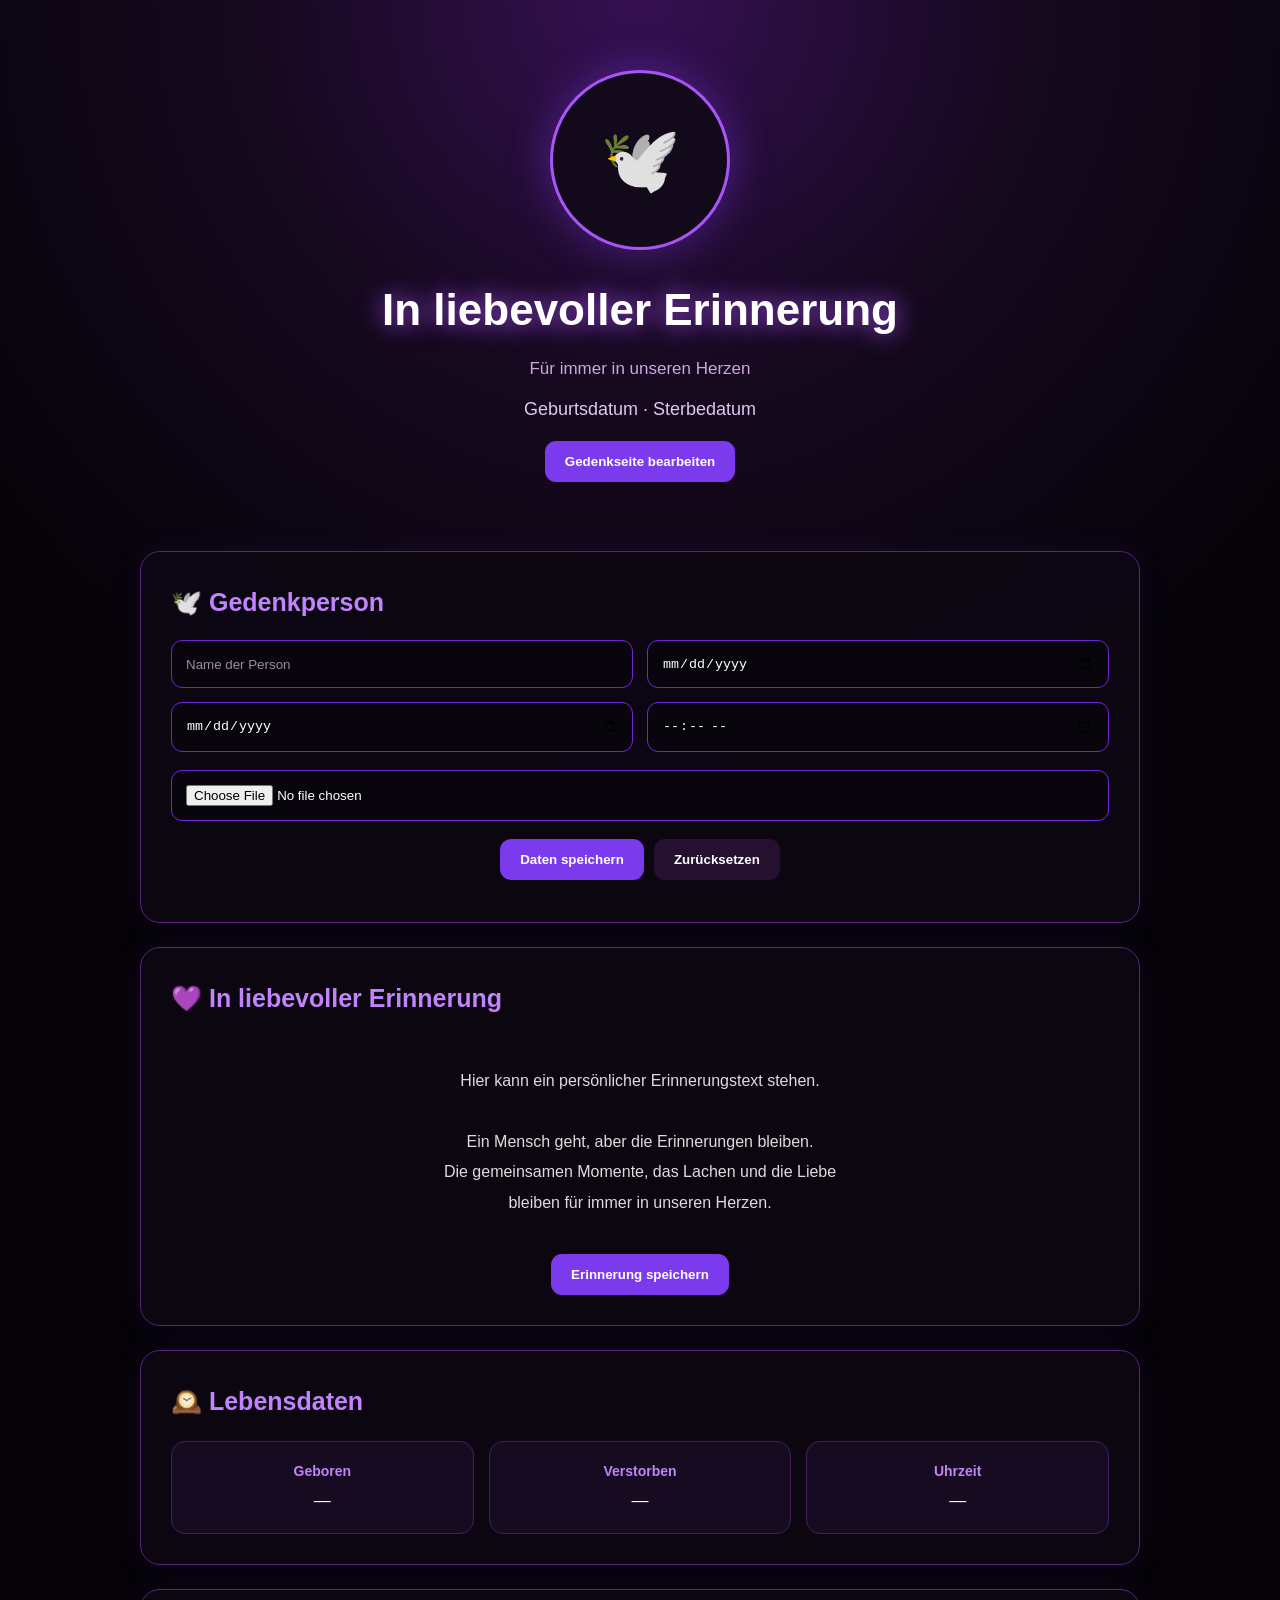
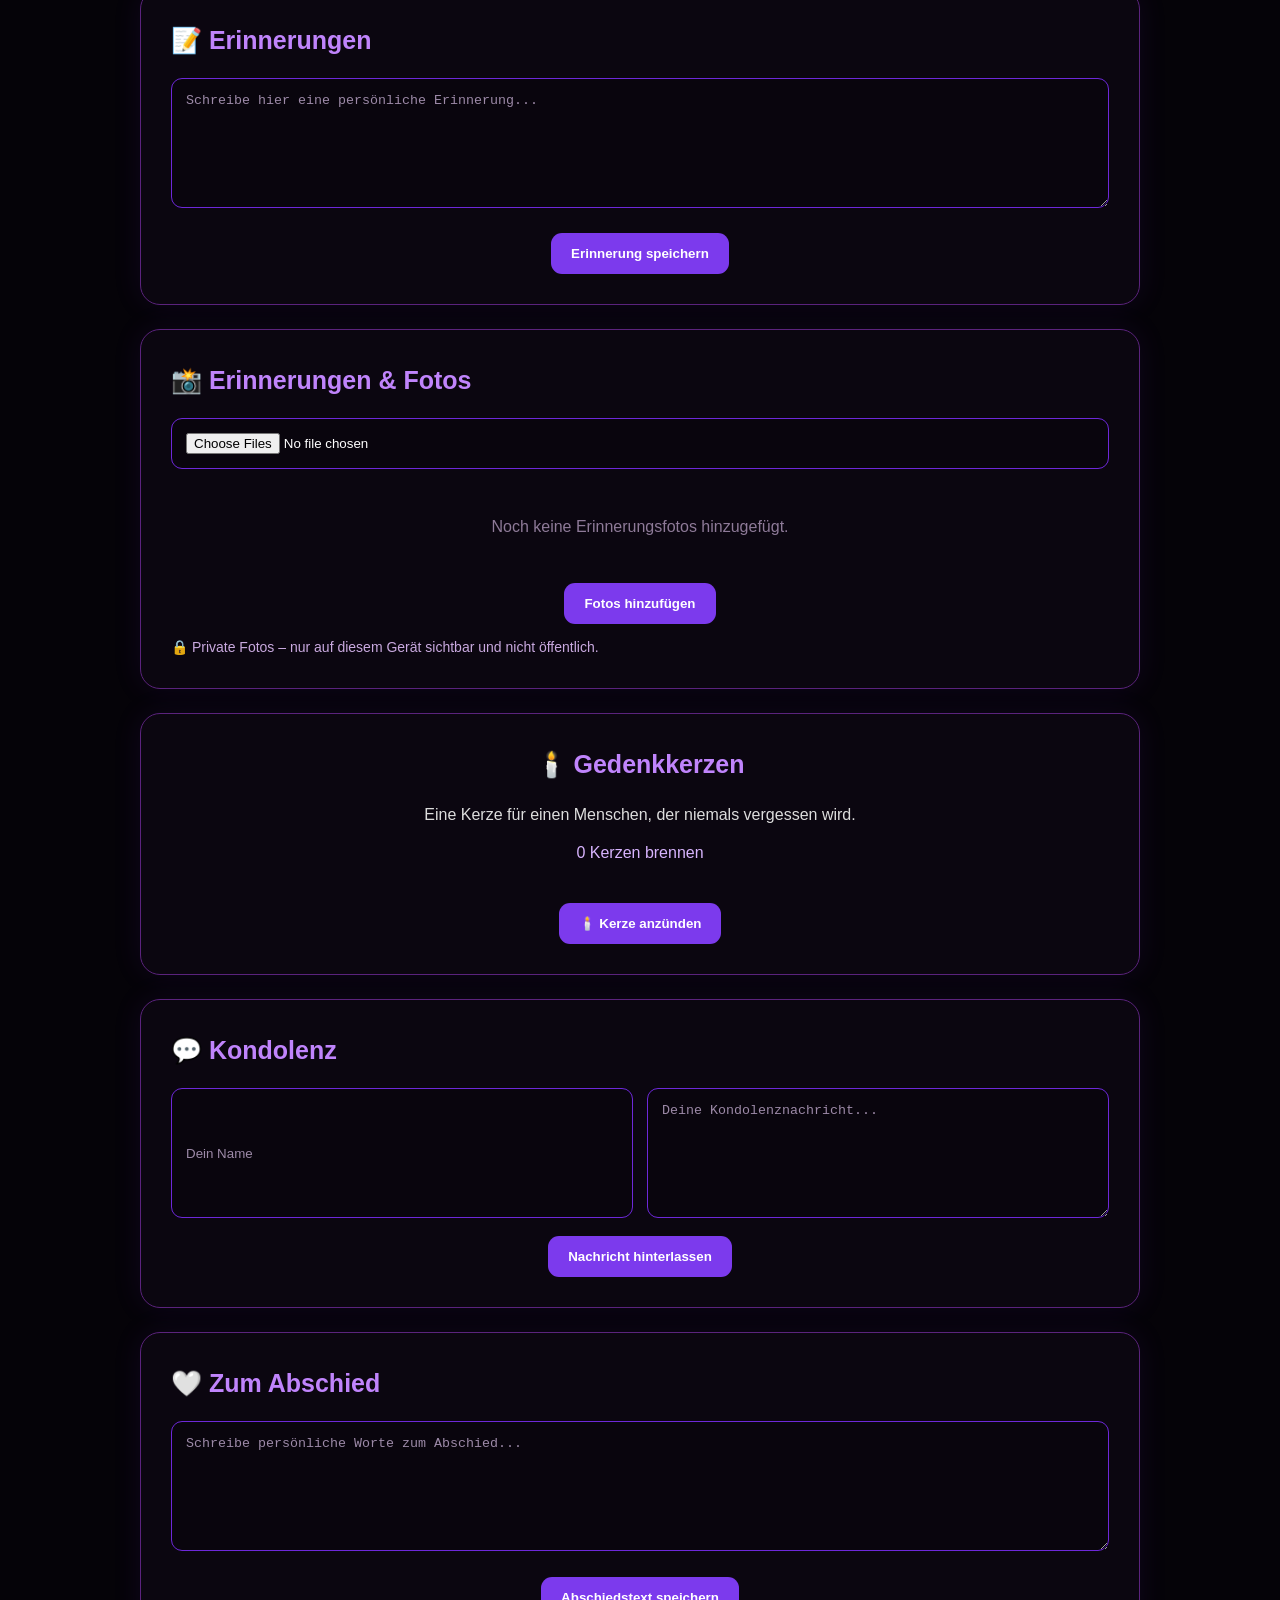
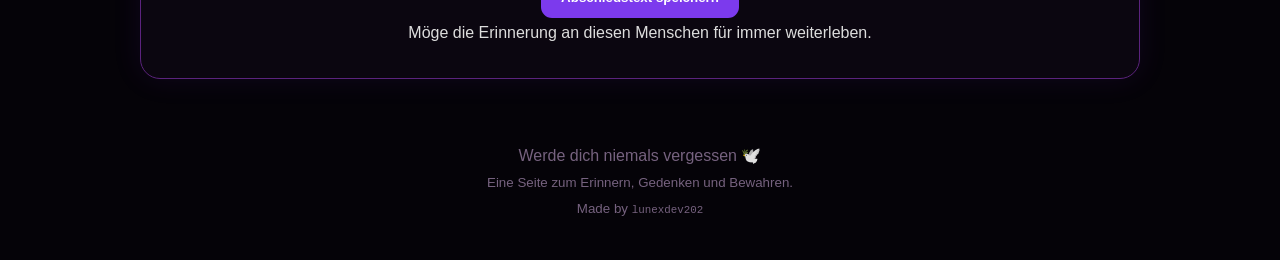
<file: index.html>
﻿<!DOCTYPE html>
<html lang="de">
<head>
<meta charset="UTF-8">
<meta name="viewport" content="width=device-width,initial-scale=1.0">
<title>Werde dich niemals vergessen 🕊️</title>
<link rel="icon" type="image/png" href="/werde-dich-niemals-vergessen/favicon.png">
<style>
*{box-sizing:border-box;margin:0;padding:0}
html{scroll-behavior:smooth}
body{
font-family:Arial,sans-serif;
background:#050308;
color:#fff;
min-height:100vh;
line-height:1.6
}
body:before{
content:"";
position:fixed;
inset:0;
background:
radial-gradient(circle at 50% 0%,#351052 0%,#16091f 35%,#050308 75%);
z-index:-1
}
.container{width:min(1000px,92%);margin:auto}
.hero{text-align:center;padding:70px 20px 45px}
.photo{
width:180px;height:180px;margin:auto;border-radius:50%;
border:3px solid #a855f7;
background:#12091a;
display:flex;align-items:center;justify-content:center;
overflow:hidden;
box-shadow:0 0 45px #8b3dff66
}
.photo img{width:100%;height:100%;object-fit:cover}
.photo span{font-size:65px}
h1{
margin-top:25px;font-size:44px;
color:#fff;text-shadow:0 0 25px #a855f7
}
.subtitle{margin-top:10px;color:#c9a9df;font-size:17px}
.dates{margin-top:12px;color:#e2c8ef;font-size:18px}
section{
background:#0d0712e8;
border:1px solid #5b237d;
border-radius:20px;
padding:30px;
margin:24px 0;
box-shadow:0 0 30px #7c3aed18
}
h2{color:#c084fc;margin-bottom:18px;font-size:25px}
p{color:#ddd}
.memoryText{
color:#ddd;
line-height:1.9;
white-space:pre-wrap;
text-align:center
}
.formGrid{
display:grid;
grid-template-columns:repeat(2,1fr);
gap:14px;
margin:18px 0
}
input,textarea{
width:100%;
padding:14px;
border:1px solid #6d28d9;
border-radius:11px;
background:#09050d;
color:#fff;
outline:none
}
textarea{min-height:130px;resize:vertical}
input:focus,textarea:focus{border-color:#c084fc}
input::placeholder,textarea::placeholder{color:#9d8aa8}
button{
border:0;border-radius:11px;padding:13px 20px;
background:#7c3aed;color:#fff;
font-weight:bold;cursor:pointer;
transition:.2s
}
button:hover{background:#9333ea;transform:translateY(-1px)}
.secondary{background:#25102f}
.secondary:hover{background:#361545}
.status{
margin-top:12px;
font-size:14px;
color:#c9a9df
}
.infoGrid{
display:grid;
grid-template-columns:repeat(3,1fr);
gap:15px;
margin-top:20px
}
.infoCard{
background:#160b20;
border:1px solid #43205c;
border-radius:14px;
padding:18px;
text-align:center
}
.infoCard strong{
display:block;
color:#c084fc;
font-size:14px;
margin-bottom:5px
}
.infoCard span{color:#fff;font-size:17px}
.candle{text-align:center}
#count{margin:12px 0;color:#d8b4fe}
#candles{
display:flex;
flex-wrap:wrap;
gap:8px;
justify-content:center;
margin-top:20px;
font-size:30px
}
.candleItem{
animation:glow 1.8s infinite alternate
}
@keyframes glow{
from{filter:drop-shadow(0 0 3px #f59e0b)}
to{filter:drop-shadow(0 0 14px #f59e0b)}
}
.gallery{
display:grid;
grid-template-columns:repeat(3,1fr);
gap:15px;
margin-top:20px
}
.galleryItem{
position:relative;
aspect-ratio:1/1;
border-radius:15px;
overflow:hidden;
border:1px solid #4b2064;
background:#12091a
}
.galleryItem img{
width:100%;
height:100%;
object-fit:cover
}
.empty{
grid-column:1/-1;
text-align:center;
color:#8e7a98;
padding:25px
}
.condolence{
border-top:1px solid #382047;
padding:18px 0
}
.condolence:first-child{border-top:0}
.condolence strong{color:#c084fc}
.condolence p{margin-top:5px}
.actions{
display:flex;
gap:10px;
justify-content:center;
flex-wrap:wrap;
margin-top:18px
}
footer{
text-align:center;
color:#76627f;
padding:40px 10px
}
small{color:#76627f}
@media(max-width:700px){
h1{font-size:31px}
.formGrid{grid-template-columns:1fr}
.infoGrid{grid-template-columns:1fr}
.gallery{grid-template-columns:repeat(2,1fr)}
.hero{padding-top:45px}
section{padding:22px}
}
</style>
</head>

<body>
<div class="container">

<header class="hero">
<div class="photo" id="photoBox">
<span>🕊️</span>
</div>

<h1 id="personName">In liebevoller Erinnerung</h1>

<div class="subtitle">
Für immer in unseren Herzen
</div>

<div class="dates" id="heroDates">
Geburtsdatum · Sterbedatum
</div>

<div class="actions">
<button onclick="document.getElementById('setup').scrollIntoView()">Gedenkseite bearbeiten</button>
</div>
</header>

<section id="setup">
<h2>🕊️ Gedenkperson</h2>

<div class="formGrid">
<input id="nameInput" placeholder="Name der Person">
<input id="birthInput" type="date">
<input id="deathInput" type="date">
<input id="timeInput" type="time">
</div>

<input id="photoInput" type="file" accept="image/*">

<div class="actions">
<button onclick="savePerson()">Daten speichern</button>
<button class="secondary" onclick="clearPerson()">Zurücksetzen</button>
</div>

<div class="status" id="saveStatus"></div>
</section>

<section>
<h2>💜 In liebevoller Erinnerung</h2>

<div class="memoryText" id="memoryText">
Hier kann ein persönlicher Erinnerungstext stehen.

Ein Mensch geht, aber die Erinnerungen bleiben.
Die gemeinsamen Momente, das Lachen und die Liebe
bleiben für immer in unseren Herzen.
</div>

<div class="formGrid">

</div>

<div class="actions">
<button onclick="saveMemory()">Erinnerung speichern</button>
</div>
</section>

<section>
<h2>🕰️ Lebensdaten</h2>

<div class="infoGrid">
<div class="infoCard">
<strong>Geboren</strong>
<span id="birthDisplay">—</span>
</div>

<div class="infoCard">
<strong>Verstorben</strong>
<span id="deathDisplay">—</span>
</div>

<div class="infoCard">
<strong>Uhrzeit</strong>
<span id="timeDisplay">—</span>
</div>
</div>
</section>

<section>
<h2>📝 Erinnerungen</h2>
<textarea id="memoryInput" placeholder="Schreibe hier eine persönliche Erinnerung..."></textarea>
<div class="actions">
<button onclick="saveMemory()">Erinnerung speichern</button>
</div>
<div id="memoryText" class="memoryText"></div>
</section>

<section>
<h2>📸 Erinnerungen & Fotos</h2>

<input id="galleryInput" type="file" accept="image/*" multiple>

<div class="gallery" id="gallery">
<div class="empty">Noch keine Erinnerungsfotos hinzugefügt.</div>
</div>

<div class="actions">
<button onclick="savePhotos()">Fotos hinzufügen</button>
</div>

<div class="status">
🔒 Private Fotos – nur auf diesem Gerät sichtbar und nicht öffentlich.
</div>
</section>

<section class="candle">
<h2>🕯️ Gedenkkerzen</h2>

<p>
Eine Kerze für einen Menschen, der niemals vergessen wird.
</p>

<div id="count">0 Kerzen brennen</div>

<div id="candles"></div>

<div class="actions">
<button id="candleButton" onclick="lightCandle()">🕯️ Kerze anzünden</button>
</div>
</section>

<section>
<h2>💬 Kondolenz</h2>

<div class="formGrid">
<input id="condolenceName" placeholder="Dein Name">
<textarea id="condolenceText" placeholder="Deine Kondolenznachricht..."></textarea>
</div>

<div class="actions">
<button onclick="addCondolence()">Nachricht hinterlassen</button>
</div>

<div id="condolences"></div>
</section>

<section>
<h2>🤍 Zum Abschied</h2>
<textarea id="farewellInput" placeholder="Schreibe persönliche Worte zum Abschied..."></textarea>
<div class="actions">
<button onclick="saveFarewell()">Abschiedstext speichern</button>
</div>
<div id="farewellText" class="memoryText">Möge die Erinnerung an diesen Menschen für immer weiterleben.</div>
</section>

<footer>
  Werde dich niemals vergessen 🕊️<br>
  <small>Eine Seite zum Erinnern, Gedenken und Bewahren.</small><br>
  <small>Made by <code>lunexdev202</code></small>
</footer>

</div>

<script>
const KEY="gedenkseite_data_v1";

function getData(){
try{
return JSON.parse(localStorage.getItem(KEY)||"{}");
}catch(e){
return {};
}
}

function setData(data){
localStorage.setItem(KEY,JSON.stringify(data));
}

function formatDate(value){
if(!value)return "—";
const p=value.split("-");
if(p.length!==3)return value;
return p[2]+"."+p[1]+"."+p[0];
}

function savePerson(){
const publicData=confirm("Dürfen deine eingegebenen Daten öffentlich angezeigt werden?

OK = Ja, öffentlich anzeigen
Abbrechen = Nein, nur auf deinem Gerät");
localStorage.setItem("gedenk_public",""+publicData);
const data=getData();

data.name=document.getElementById("nameInput").value.trim();
data.birth=document.getElementById("birthInput").value;
data.death=document.getElementById("deathInput").value;
data.time=document.getElementById("timeInput").value;

if(!data.name){
document.getElementById("saveStatus").textContent="Bitte einen Namen eingeben.";
return;
}

setData(data);
renderPerson();

document.getElementById("saveStatus").textContent=
"Gespeichert. Die Daten bleiben auf diesem Gerät.";
}

function renderPerson(){
const data=getData();

document.getElementById("nameInput").value=data.name||"";
document.getElementById("birthInput").value=data.birth||"";
document.getElementById("deathInput").value=data.death||"";
document.getElementById("timeInput").value=data.time||"";

document.getElementById("personName").textContent=
data.name||"In liebevoller Erinnerung";

document.getElementById("heroDates").textContent=
(data.birth?formatDate(data.birth):"Geburtsdatum")+" · "+
(data.death?formatDate(data.death):"Sterbedatum");

document.getElementById("birthDisplay").textContent=
formatDate(data.birth);

document.getElementById("deathDisplay").textContent=
formatDate(data.death);

document.getElementById("timeDisplay").textContent=
data.time?data.time+" Uhr":"—";

if(data.photo){
document.getElementById("photoBox").innerHTML=
'<img src="'+data.photo+'" alt="Gedenkfoto">';
}
}

function clearPerson(){
localStorage.removeItem(KEY);
localStorage.removeItem("gedenk_memory");
localStorage.removeItem("gedenk_photos");
location.reload();
}

function saveMemory(){
const text=document.getElementById("memoryInput").value.trim();

if(!text){
alert("Bitte einen Erinnerungstext eingeben.");
return;
}

localStorage.setItem("gedenk_memory",text);
document.getElementById("memoryText").textContent=text;
document.getElementById("memoryInput").value="";
}

function loadMemory(){
const text=localStorage.getItem("gedenk_memory");

if(text){
document.getElementById("memoryText").textContent=text;
}
}

document.getElementById("photoInput").addEventListener("change",function(){
const file=this.files[0];

if(!file)return;

const reader=new FileReader();

reader.onload=function(e){
const data=getData();
data.photo=e.target.result;
setData(data);
renderPerson();
document.getElementById("saveStatus").textContent=
"Foto gespeichert.";
};

reader.readAsDataURL(file);
});

function saveFarewell(){
const text=document.getElementById("farewellInput").value.trim();
if(!text){
alert("Bitte einen Abschiedstext eingeben.");
return;
}
localStorage.setItem("gedenk_farewell",text);
document.getElementById("farewellText").textContent=text;
document.getElementById("farewellInput").value="";
}

function loadFarewell(){
const text=localStorage.getItem("gedenk_farewell");
if(text){
document.getElementById("farewellText").textContent=text;
}
}

function loadPhotos(){
const photos=JSON.parse(localStorage.getItem("gedenk_photos")||"[]");
const gallery=document.getElementById("gallery");

gallery.innerHTML="";

if(!photos.length){
gallery.innerHTML='<div class="empty">Noch keine Erinnerungsfotos hinzugefügt.</div>';
return;
}

photos.forEach(src=>{
const div=document.createElement("div");
div.className="galleryItem";

const img=document.createElement("img");
img.src=src;
img.alt="Erinnerungsfoto";

div.appendChild(img);
gallery.appendChild(div);
});
}

function savePhotos(){
const input=document.getElementById("galleryInput");

if(!input.files.length){
alert("Bitte zuerst mindestens ein Foto auswählen.");
return;
}

const photos=JSON.parse(localStorage.getItem("gedenk_photos")||"[]");
let remaining=input.files.length;

Array.from(input.files).forEach(file=>{
const reader=new FileReader();

reader.onload=function(e){
photos.push(e.target.result);
remaining--;

if(remaining===0){
localStorage.setItem("gedenk_photos",JSON.stringify(photos));
input.value="";
loadPhotos();
}
};

reader.readAsDataURL(file);
});
}

function loadCandles(){
const count=Number(localStorage.getItem("gedenk_candles")||"0");
const hasCandle=localStorage.getItem("gedenk_my_candle")==="1";

document.getElementById("count").textContent=
count+" Kerze"+(count===1?"":"n")+" brennen";

const candles=document.getElementById("candles");
candles.innerHTML="";

for(let i=0;i<count;i++){
const c=document.createElement("span");
c.className="candleItem";
c.textContent="🕯️";
candles.appendChild(c);
}

const button=document.getElementById("candleButton");

if(hasCandle){
button.disabled=true;
button.textContent="🕯️ Deine Kerze brennt bereits";
button.style.opacity=".5";
}
}

function lightCandle(){
if(localStorage.getItem("gedenk_my_candle")==="1"){
return;
}

let count=Number(localStorage.getItem("gedenk_candles")||"0");
count++;

localStorage.setItem("gedenk_candles",String(count));
localStorage.setItem("gedenk_my_candle","1");

loadCandles();
}

function loadCondolences(){
const list=JSON.parse(localStorage.getItem("gedenk_condolences")||"[]");
const box=document.getElementById("condolences");

box.innerHTML="";

if(!list.length){
box.innerHTML=
'<div class="empty">Noch keine Kondolenznachrichten vorhanden.</div>';
return;
}

list.forEach(item=>{
const div=document.createElement("div");
div.className="condolence";

const strong=document.createElement("strong");
strong.textContent=item.name;

const p=document.createElement("p");
p.textContent=item.text;

div.appendChild(strong);
div.appendChild(p);
box.appendChild(div);
});
}

function addCondolence(){
const name=document.getElementById("condolenceName").value.trim();
const text=document.getElementById("condolenceText").value.trim();

if(!name||!text){
alert("Bitte Name und Nachricht eingeben.");
return;
}

const list=JSON.parse(localStorage.getItem("gedenk_condolences")||"[]");

list.push({
name:name,
text:text
});

localStorage.setItem("gedenk_condolences",JSON.stringify(list));

document.getElementById("condolenceName").value="";
document.getElementById("condolenceText").value="";

loadCondolences();
}

renderPerson();
loadMemory();
loadFarewell();
loadPhotos();
loadCandles();
loadCondolences();
</script>
</body>
</html>
</file>
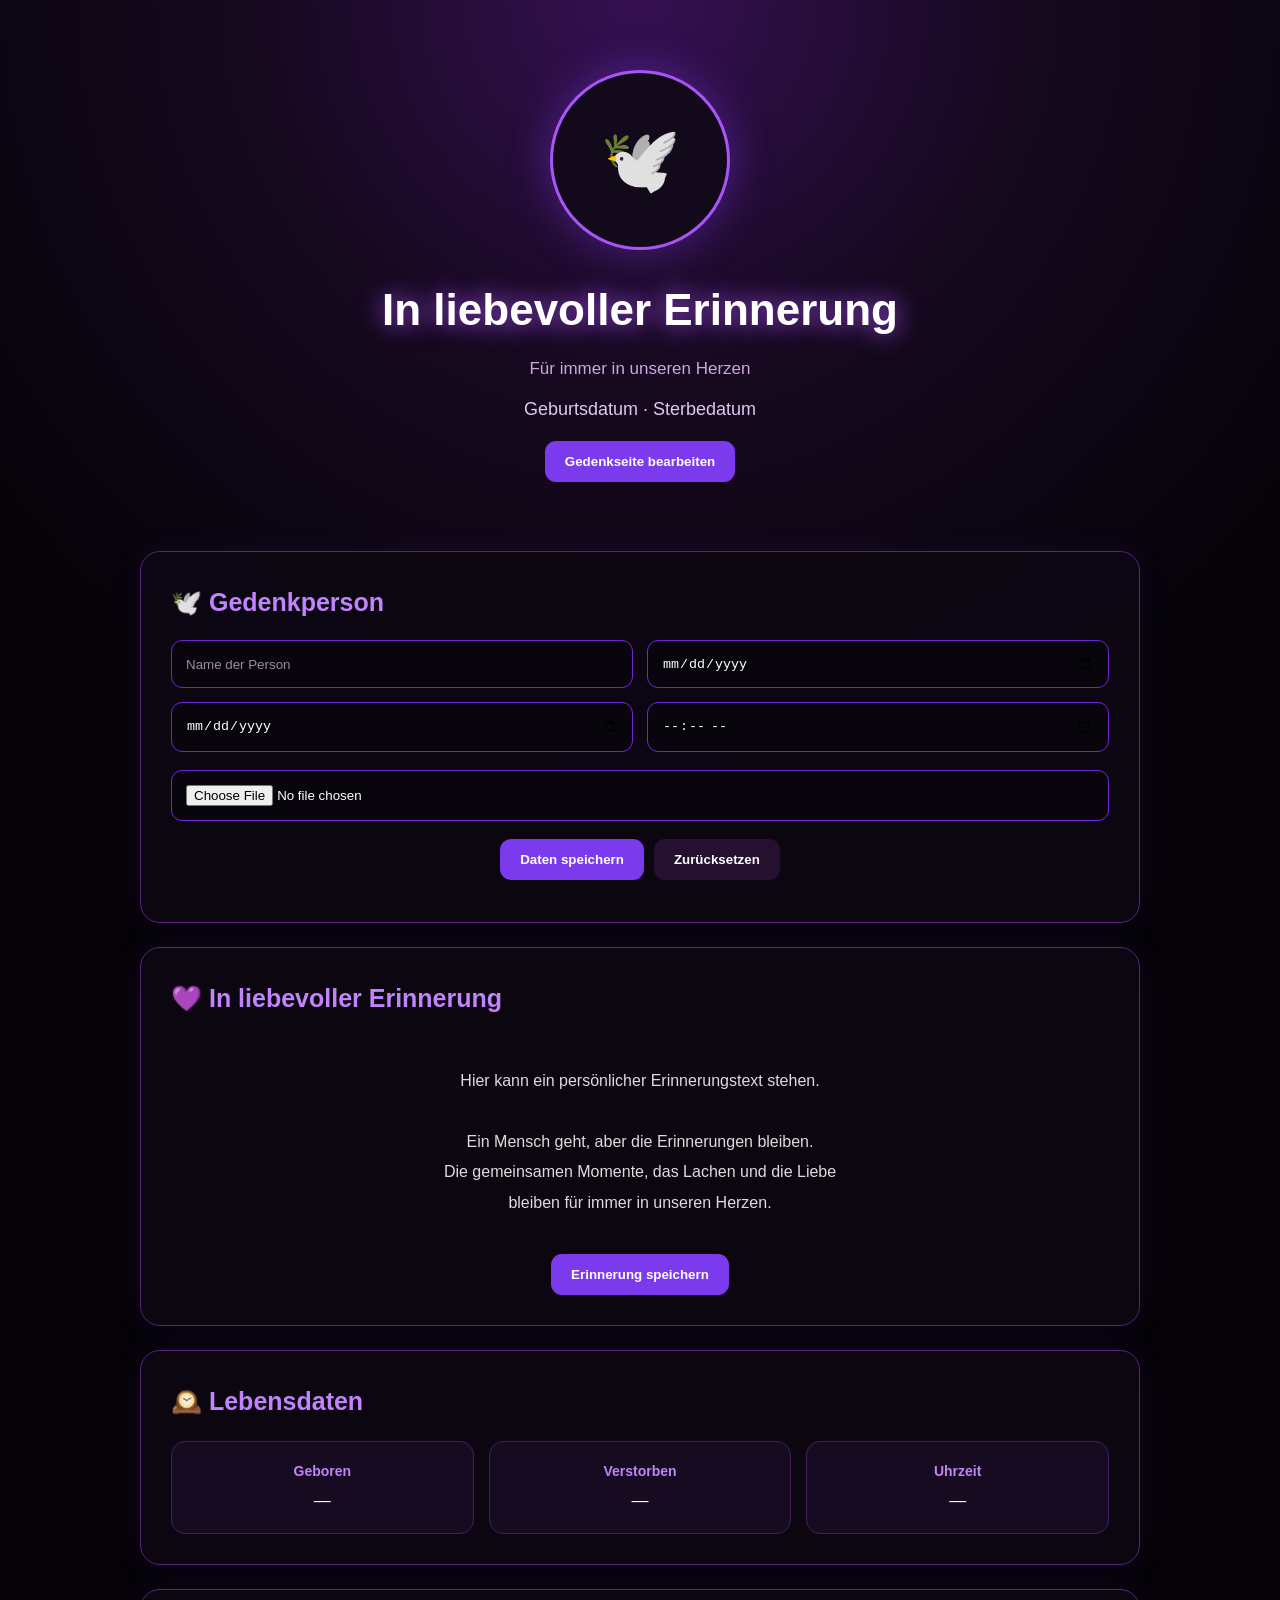
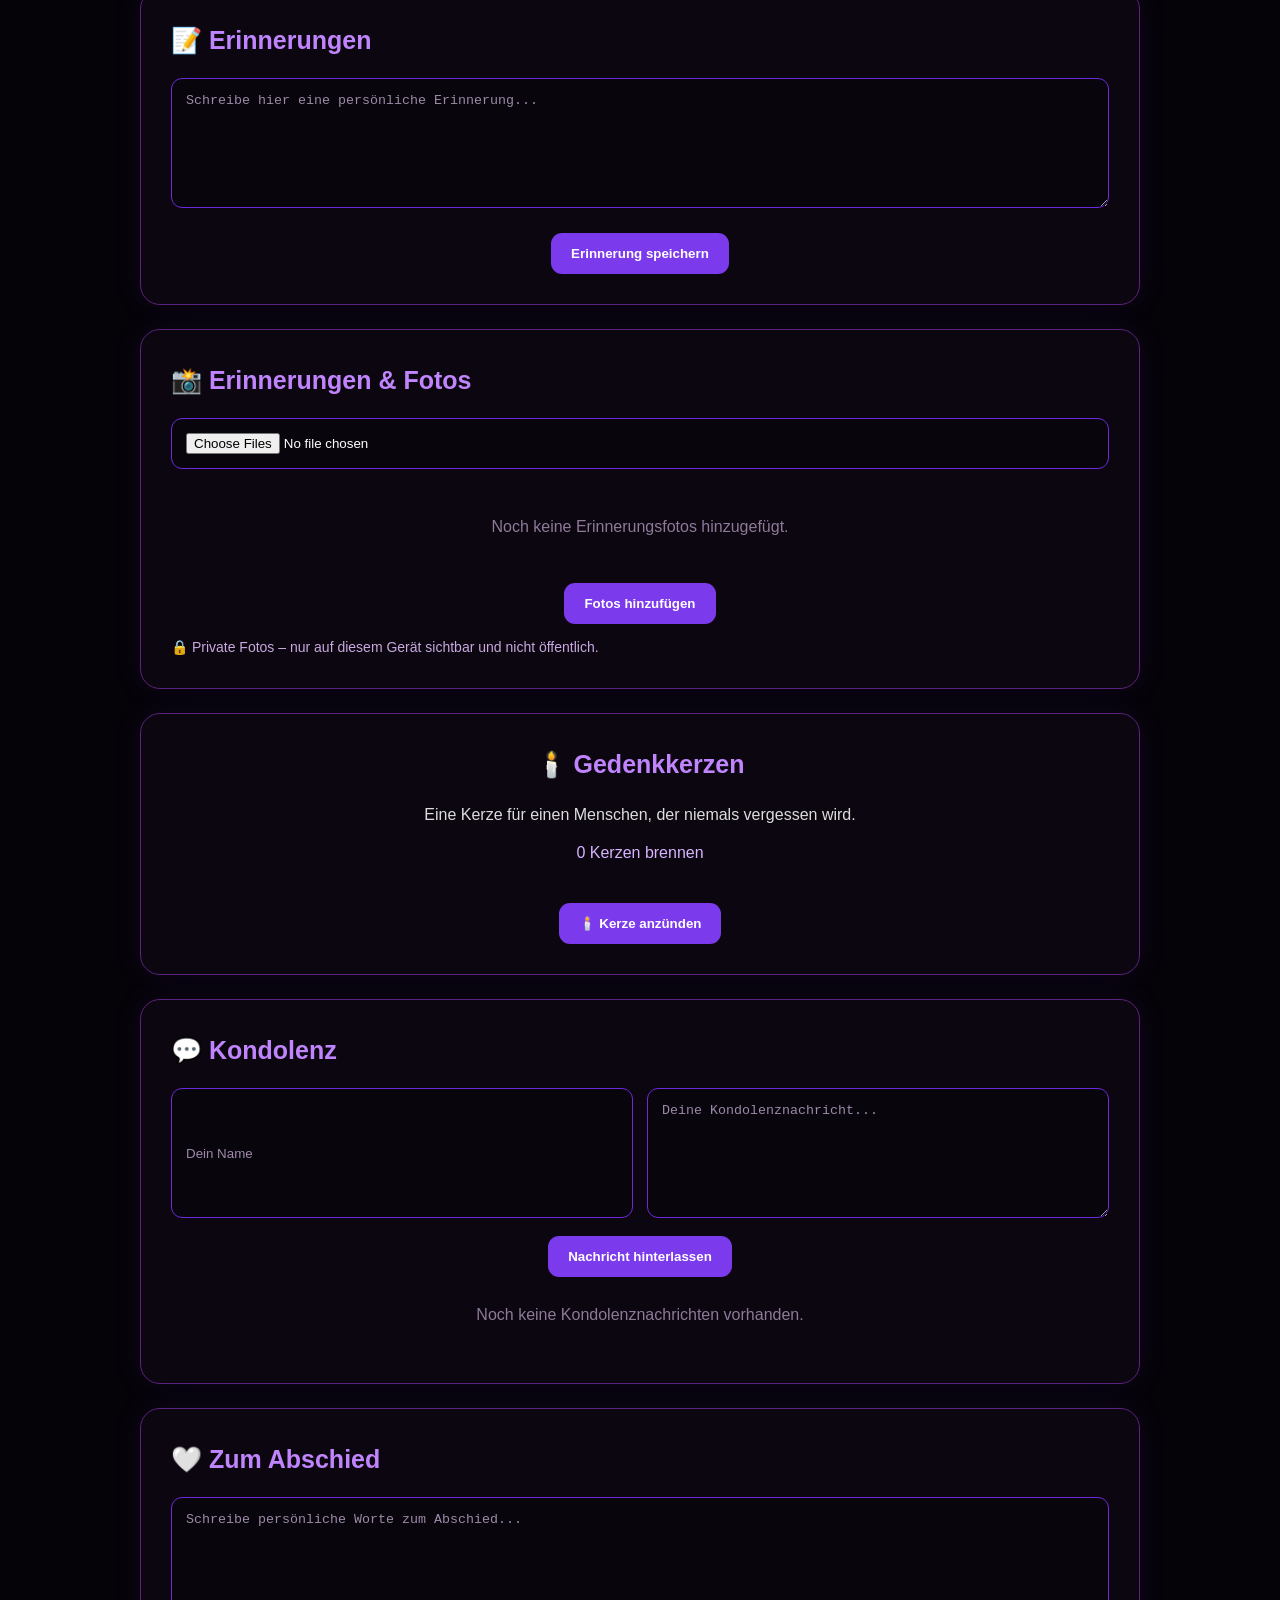
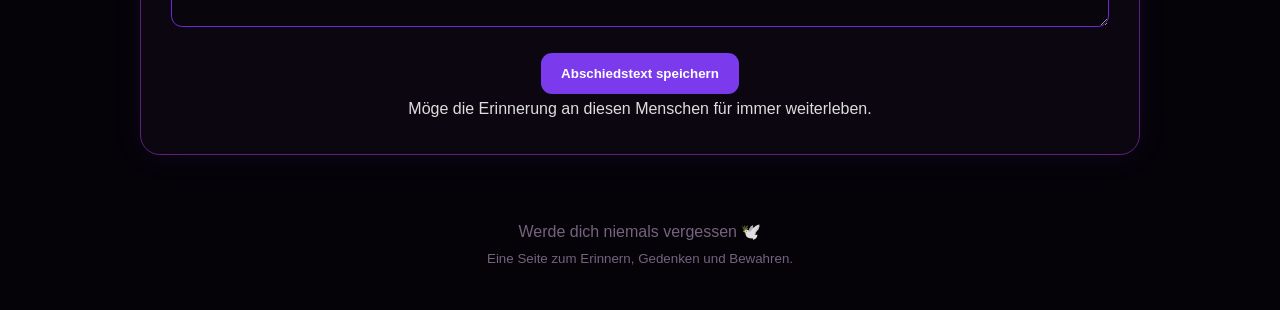
<file: public/index.html>
﻿<!DOCTYPE html>
<html lang="de">
<head>
<meta charset="UTF-8">
<meta name="viewport" content="width=device-width,initial-scale=1.0">
<title>Werde dich niemals vergessen 🕊️</title>
<style>
*{box-sizing:border-box;margin:0;padding:0}
html{scroll-behavior:smooth}
body{
font-family:Arial,sans-serif;
background:#050308;
color:#fff;
min-height:100vh;
line-height:1.6
}
body:before{
content:"";
position:fixed;
inset:0;
background:
radial-gradient(circle at 50% 0%,#351052 0%,#16091f 35%,#050308 75%);
z-index:-1
}
.container{width:min(1000px,92%);margin:auto}
.hero{text-align:center;padding:70px 20px 45px}
.photo{
width:180px;height:180px;margin:auto;border-radius:50%;
border:3px solid #a855f7;
background:#12091a;
display:flex;align-items:center;justify-content:center;
overflow:hidden;
box-shadow:0 0 45px #8b3dff66
}
.photo img{width:100%;height:100%;object-fit:cover}
.photo span{font-size:65px}
h1{
margin-top:25px;font-size:44px;
color:#fff;text-shadow:0 0 25px #a855f7
}
.subtitle{margin-top:10px;color:#c9a9df;font-size:17px}
.dates{margin-top:12px;color:#e2c8ef;font-size:18px}
section{
background:#0d0712e8;
border:1px solid #5b237d;
border-radius:20px;
padding:30px;
margin:24px 0;
box-shadow:0 0 30px #7c3aed18
}
h2{color:#c084fc;margin-bottom:18px;font-size:25px}
p{color:#ddd}
.memoryText{
color:#ddd;
line-height:1.9;
white-space:pre-wrap;
text-align:center
}
.formGrid{
display:grid;
grid-template-columns:repeat(2,1fr);
gap:14px;
margin:18px 0
}
input,textarea{
width:100%;
padding:14px;
border:1px solid #6d28d9;
border-radius:11px;
background:#09050d;
color:#fff;
outline:none
}
textarea{min-height:130px;resize:vertical}
input:focus,textarea:focus{border-color:#c084fc}
input::placeholder,textarea::placeholder{color:#9d8aa8}
button{
border:0;border-radius:11px;padding:13px 20px;
background:#7c3aed;color:#fff;
font-weight:bold;cursor:pointer;
transition:.2s
}
button:hover{background:#9333ea;transform:translateY(-1px)}
.secondary{background:#25102f}
.secondary:hover{background:#361545}
.status{
margin-top:12px;
font-size:14px;
color:#c9a9df
}
.infoGrid{
display:grid;
grid-template-columns:repeat(3,1fr);
gap:15px;
margin-top:20px
}
.infoCard{
background:#160b20;
border:1px solid #43205c;
border-radius:14px;
padding:18px;
text-align:center
}
.infoCard strong{
display:block;
color:#c084fc;
font-size:14px;
margin-bottom:5px
}
.infoCard span{color:#fff;font-size:17px}
.candle{text-align:center}
#count{margin:12px 0;color:#d8b4fe}
#candles{
display:flex;
flex-wrap:wrap;
gap:8px;
justify-content:center;
margin-top:20px;
font-size:30px
}
.candleItem{
animation:glow 1.8s infinite alternate
}
@keyframes glow{
from{filter:drop-shadow(0 0 3px #f59e0b)}
to{filter:drop-shadow(0 0 14px #f59e0b)}
}
.gallery{
display:grid;
grid-template-columns:repeat(3,1fr);
gap:15px;
margin-top:20px
}
.galleryItem{
position:relative;
aspect-ratio:1/1;
border-radius:15px;
overflow:hidden;
border:1px solid #4b2064;
background:#12091a
}
.galleryItem img{
width:100%;
height:100%;
object-fit:cover
}
.empty{
grid-column:1/-1;
text-align:center;
color:#8e7a98;
padding:25px
}
.condolence{
border-top:1px solid #382047;
padding:18px 0
}
.condolence:first-child{border-top:0}
.condolence strong{color:#c084fc}
.condolence p{margin-top:5px}
.actions{
display:flex;
gap:10px;
justify-content:center;
flex-wrap:wrap;
margin-top:18px
}
footer{
text-align:center;
color:#76627f;
padding:40px 10px
}
small{color:#76627f}
@media(max-width:700px){
h1{font-size:31px}
.formGrid{grid-template-columns:1fr}
.infoGrid{grid-template-columns:1fr}
.gallery{grid-template-columns:repeat(2,1fr)}
.hero{padding-top:45px}
section{padding:22px}
}
</style>
</head>

<body>
<div class="container">

<header class="hero">
<div class="photo" id="photoBox">
<span>🕊️</span>
</div>

<h1 id="personName">In liebevoller Erinnerung</h1>

<div class="subtitle">
Für immer in unseren Herzen
</div>

<div class="dates" id="heroDates">
Geburtsdatum · Sterbedatum
</div>

<div class="actions">
<button onclick="document.getElementById('setup').scrollIntoView()">Gedenkseite bearbeiten</button>
</div>
</header>

<section id="setup">
<h2>🕊️ Gedenkperson</h2>

<div class="formGrid">
<input id="nameInput" placeholder="Name der Person">
<input id="birthInput" type="date">
<input id="deathInput" type="date">
<input id="timeInput" type="time">
</div>

<input id="photoInput" type="file" accept="image/*">

<div class="actions">
<button onclick="savePerson()">Daten speichern</button>
<button class="secondary" onclick="clearPerson()">Zurücksetzen</button>
</div>

<div class="status" id="saveStatus"></div>
</section>

<section>
<h2>💜 In liebevoller Erinnerung</h2>

<div class="memoryText" id="memoryText">
Hier kann ein persönlicher Erinnerungstext stehen.

Ein Mensch geht, aber die Erinnerungen bleiben.
Die gemeinsamen Momente, das Lachen und die Liebe
bleiben für immer in unseren Herzen.
</div>

<div class="formGrid">

</div>

<div class="actions">
<button onclick="saveMemory()">Erinnerung speichern</button>
</div>
</section>

<section>
<h2>🕰️ Lebensdaten</h2>

<div class="infoGrid">
<div class="infoCard">
<strong>Geboren</strong>
<span id="birthDisplay">—</span>
</div>

<div class="infoCard">
<strong>Verstorben</strong>
<span id="deathDisplay">—</span>
</div>

<div class="infoCard">
<strong>Uhrzeit</strong>
<span id="timeDisplay">—</span>
</div>
</div>
</section>

<section>
<h2>📝 Erinnerungen</h2>
<textarea id="memoryInput" placeholder="Schreibe hier eine persönliche Erinnerung..."></textarea>
<div class="actions">
<button onclick="saveMemory()">Erinnerung speichern</button>
</div>
<div id="memoryText" class="memoryText"></div>
</section>

<section>
<h2>📸 Erinnerungen & Fotos</h2>

<input id="galleryInput" type="file" accept="image/*" multiple>

<div class="gallery" id="gallery">
<div class="empty">Noch keine Erinnerungsfotos hinzugefügt.</div>
</div>

<div class="actions">
<button onclick="savePhotos()">Fotos hinzufügen</button>
</div>

<div class="status">
🔒 Private Fotos – nur auf diesem Gerät sichtbar und nicht öffentlich.
</div>
</section>

<section class="candle">
<h2>🕯️ Gedenkkerzen</h2>

<p>
Eine Kerze für einen Menschen, der niemals vergessen wird.
</p>

<div id="count">0 Kerzen brennen</div>

<div id="candles"></div>

<div class="actions">
<button id="candleButton" onclick="lightCandle()">🕯️ Kerze anzünden</button>
</div>
</section>

<section>
<h2>💬 Kondolenz</h2>

<div class="formGrid">
<input id="condolenceName" placeholder="Dein Name">
<textarea id="condolenceText" placeholder="Deine Kondolenznachricht..."></textarea>
</div>

<div class="actions">
<button onclick="addCondolence()">Nachricht hinterlassen</button>
</div>

<div id="condolences"></div>
</section>

<section>
<h2>🤍 Zum Abschied</h2>
<textarea id="farewellInput" placeholder="Schreibe persönliche Worte zum Abschied..."></textarea>
<div class="actions">
<button onclick="saveFarewell()">Abschiedstext speichern</button>
</div>
<div id="farewellText" class="memoryText">Möge die Erinnerung an diesen Menschen für immer weiterleben.</div>
</section>

<footer>
Werde dich niemals vergessen 🕊️<br>
<small>Eine Seite zum Erinnern, Gedenken und Bewahren.</small>
</footer>

</div>

<script>
const KEY="gedenkseite_data_v1";

function getData(){
try{
return JSON.parse(localStorage.getItem(KEY)||"{}");
}catch(e){
return {};
}
}

function setData(data){
localStorage.setItem(KEY,JSON.stringify(data));
}

function formatDate(value){
if(!value)return "—";
const p=value.split("-");
if(p.length!==3)return value;
return p[2]+"."+p[1]+"."+p[0];
}

function savePerson(){
const publicData=confirm("Dürfen deine eingegebenen Daten öffentlich angezeigt werden?`n`nOK = Ja, öffentlich anzeigen`nAbbrechen = Nein, nur auf deinem Gerät");
localStorage.setItem("gedenk_public",""+publicData);
const data=getData();

data.name=document.getElementById("nameInput").value.trim();
data.birth=document.getElementById("birthInput").value;
data.death=document.getElementById("deathInput").value;
data.time=document.getElementById("timeInput").value;

if(!data.name){
document.getElementById("saveStatus").textContent="Bitte einen Namen eingeben.";
return;
}

setData(data);
renderPerson();

document.getElementById("saveStatus").textContent=
"Gespeichert. Die Daten bleiben auf diesem Gerät.";
}

function renderPerson(){
const data=getData();

document.getElementById("nameInput").value=data.name||"";
document.getElementById("birthInput").value=data.birth||"";
document.getElementById("deathInput").value=data.death||"";
document.getElementById("timeInput").value=data.time||"";

document.getElementById("personName").textContent=
data.name||"In liebevoller Erinnerung";

document.getElementById("heroDates").textContent=
(data.birth?formatDate(data.birth):"Geburtsdatum")+" · "+
(data.death?formatDate(data.death):"Sterbedatum");

document.getElementById("birthDisplay").textContent=
formatDate(data.birth);

document.getElementById("deathDisplay").textContent=
formatDate(data.death);

document.getElementById("timeDisplay").textContent=
data.time?data.time+" Uhr":"—";

if(data.photo){
document.getElementById("photoBox").innerHTML=
'<img src="'+data.photo+'" alt="Gedenkfoto">';
}
}

function clearPerson(){
localStorage.removeItem(KEY);
localStorage.removeItem("gedenk_memory");
localStorage.removeItem("gedenk_photos");
location.reload();
}

function saveMemory(){
const text=document.getElementById("memoryInput").value.trim();

if(!text){
alert("Bitte einen Erinnerungstext eingeben.");
return;
}

localStorage.setItem("gedenk_memory",text);
document.getElementById("memoryText").textContent=text;
document.getElementById("memoryInput").value="";
}

function loadMemory(){
const text=localStorage.getItem("gedenk_memory");

if(text){
document.getElementById("memoryText").textContent=text;
}
}

document.getElementById("photoInput").addEventListener("change",function(){
const file=this.files[0];

if(!file)return;

const reader=new FileReader();

reader.onload=function(e){
const data=getData();
data.photo=e.target.result;
setData(data);
renderPerson();
document.getElementById("saveStatus").textContent=
"Foto gespeichert.";
};

reader.readAsDataURL(file);
});

function saveFarewell(){
const text=document.getElementById("farewellInput").value.trim();
if(!text){
alert("Bitte einen Abschiedstext eingeben.");
return;
}
localStorage.setItem("gedenk_farewell",text);
document.getElementById("farewellText").textContent=text;
document.getElementById("farewellInput").value="";
}

function loadFarewell(){
const text=localStorage.getItem("gedenk_farewell");
if(text){
document.getElementById("farewellText").textContent=text;
}
}

function loadPhotos(){
const photos=JSON.parse(localStorage.getItem("gedenk_photos")||"[]");
const gallery=document.getElementById("gallery");

gallery.innerHTML="";

if(!photos.length){
gallery.innerHTML='<div class="empty">Noch keine Erinnerungsfotos hinzugefügt.</div>';
return;
}

photos.forEach(src=>{
const div=document.createElement("div");
div.className="galleryItem";

const img=document.createElement("img");
img.src=src;
img.alt="Erinnerungsfoto";

div.appendChild(img);
gallery.appendChild(div);
});
}

function savePhotos(){
const input=document.getElementById("galleryInput");

if(!input.files.length){
alert("Bitte zuerst mindestens ein Foto auswählen.");
return;
}

const photos=JSON.parse(localStorage.getItem("gedenk_photos")||"[]");
let remaining=input.files.length;

Array.from(input.files).forEach(file=>{
const reader=new FileReader();

reader.onload=function(e){
photos.push(e.target.result);
remaining--;

if(remaining===0){
localStorage.setItem("gedenk_photos",JSON.stringify(photos));
input.value="";
loadPhotos();
}
};

reader.readAsDataURL(file);
});
}

function loadCandles(){
const count=Number(localStorage.getItem("gedenk_candles")||"0");
const hasCandle=localStorage.getItem("gedenk_my_candle")==="1";

document.getElementById("count").textContent=
count+" Kerze"+(count===1?"":"n")+" brennen";

const candles=document.getElementById("candles");
candles.innerHTML="";

for(let i=0;i<count;i++){
const c=document.createElement("span");
c.className="candleItem";
c.textContent="🕯️";
candles.appendChild(c);
}

const button=document.getElementById("candleButton");

if(hasCandle){
button.disabled=true;
button.textContent="🕯️ Deine Kerze brennt bereits";
button.style.opacity=".5";
}
}

function lightCandle(){
if(localStorage.getItem("gedenk_my_candle")==="1"){
return;
}

let count=Number(localStorage.getItem("gedenk_candles")||"0");
count++;

localStorage.setItem("gedenk_candles",String(count));
localStorage.setItem("gedenk_my_candle","1");

loadCandles();
}

function loadCondolences(){
const list=JSON.parse(localStorage.getItem("gedenk_condolences")||"[]");
const box=document.getElementById("condolences");

box.innerHTML="";

if(!list.length){
box.innerHTML=
'<div class="empty">Noch keine Kondolenznachrichten vorhanden.</div>';
return;
}

list.forEach(item=>{
const div=document.createElement("div");
div.className="condolence";

const strong=document.createElement("strong");
strong.textContent=item.name;

const p=document.createElement("p");
p.textContent=item.text;

div.appendChild(strong);
div.appendChild(p);
box.appendChild(div);
});
}

function addCondolence(){
const name=document.getElementById("condolenceName").value.trim();
const text=document.getElementById("condolenceText").value.trim();

if(!name||!text){
alert("Bitte Name und Nachricht eingeben.");
return;
}

const list=JSON.parse(localStorage.getItem("gedenk_condolences")||"[]");

list.push({
name:name,
text:text
});

localStorage.setItem("gedenk_condolences",JSON.stringify(list));

document.getElementById("condolenceName").value="";
document.getElementById("condolenceText").value="";

loadCondolences();
}

renderPerson();
loadMemory();
loadFarewell();
loadPhotos();
loadCandles();
loadCondolences();
</script>
</body>
</html>
</file>
